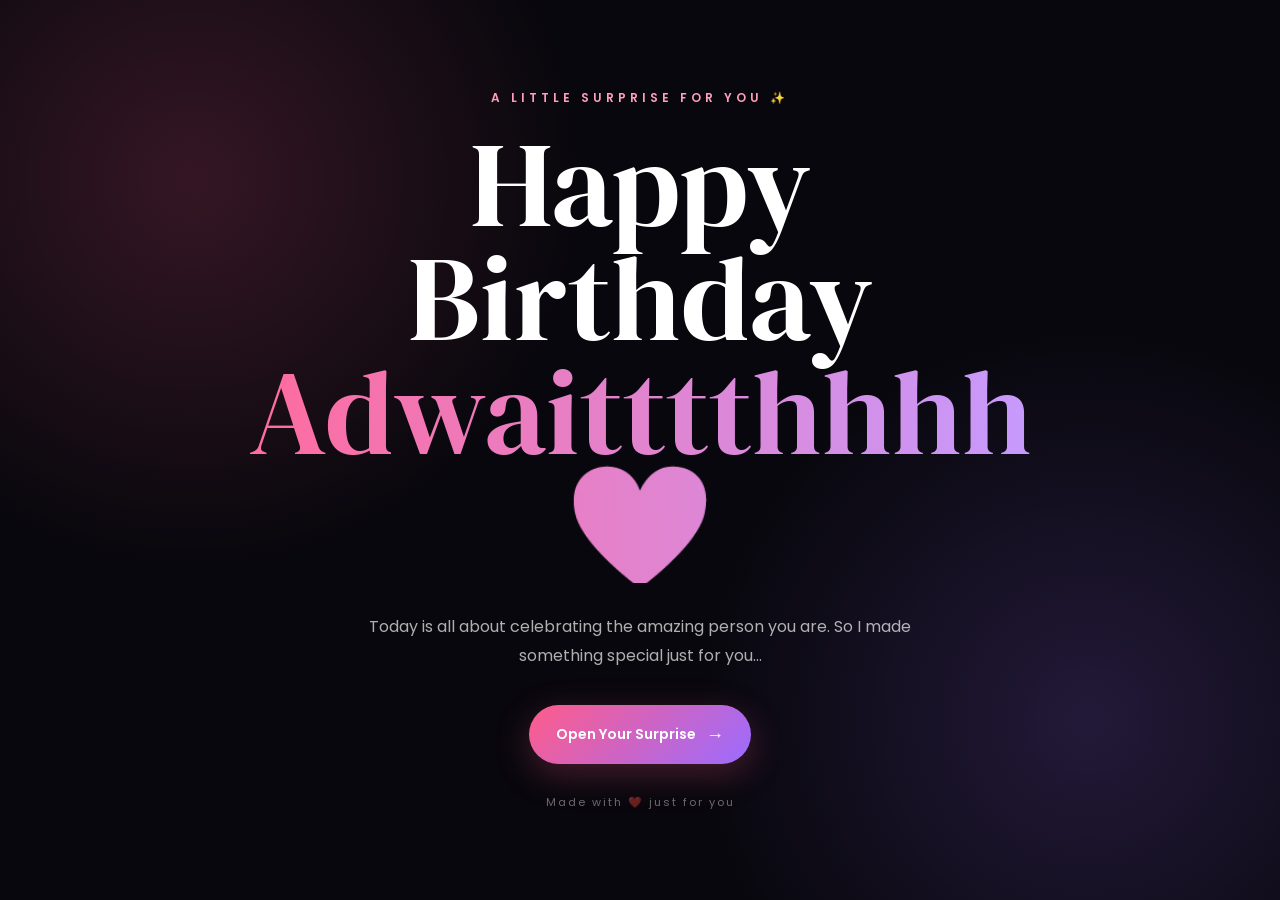
<file: index.html>
<!DOCTYPE html>
<html lang="en">

<head>
    <meta charset="UTF-8">
    <meta name="viewport" content="width=device-width, initial-scale=1.0">

    <title>Happy Birthday ❤️</title>

    <link rel="stylesheet" href="style.css">

    <link rel="preconnect" href="https://fonts.googleapis.com">
    <link rel="preconnect" href="https://fonts.gstatic.com" crossorigin>
    <!-- Premium Birthday Link Preview -->
<meta property="og:title" content="Happy Birthday ❤️">
<meta property="og:description" content="A little birthday surprise made with love... 🎂✨">
<meta property="og:url" content="https://sys-anon.github.io/bday/">
<meta property="og:type" content="website">

<meta name="twitter:card" content="summary_large_image">
<meta name="twitter:title" content="Happy Birthday ❤️">
<meta name="twitter:description" content="A little birthday surprise made with love... 🎂✨">

    <link href="https://fonts.googleapis.com/css2?family=DM+Serif+Display&family=Poppins:wght@300;400;500;600;700&display=swap"
        rel="stylesheet">
</head>

<body class="home-page">

    <div class="stars"></div>

    <div class="floating-hearts">
        <span>♥</span>
        <span>♡</span>
        <span>♥</span>
        <span>♡</span>
        <span>♥</span>
        <span>♡</span>
    </div>

    <main class="hero">

        <div class="hero-content">

            <p class="small-title">
                A LITTLE SURPRISE FOR YOU ✨
            </p>

            <h1>
                Happy Birthday
                <span>Adwaitttthhhh ❤️</span>
            </h1>

            <p class="hero-description">
                Today is all about celebrating the amazing person you are.
                So I made something special just for you...
            </p>

            <!-- FIXED LINK -->
            <a href="memories.html" class="main-btn">
                Open Your Surprise
                <span>→</span>
            </a>

            <p class="scroll-text">
                Made with ❤️ just for you
            </p>

        </div>

    </main>

    <script src="script.js"></script>

</body>

</html>
</file>
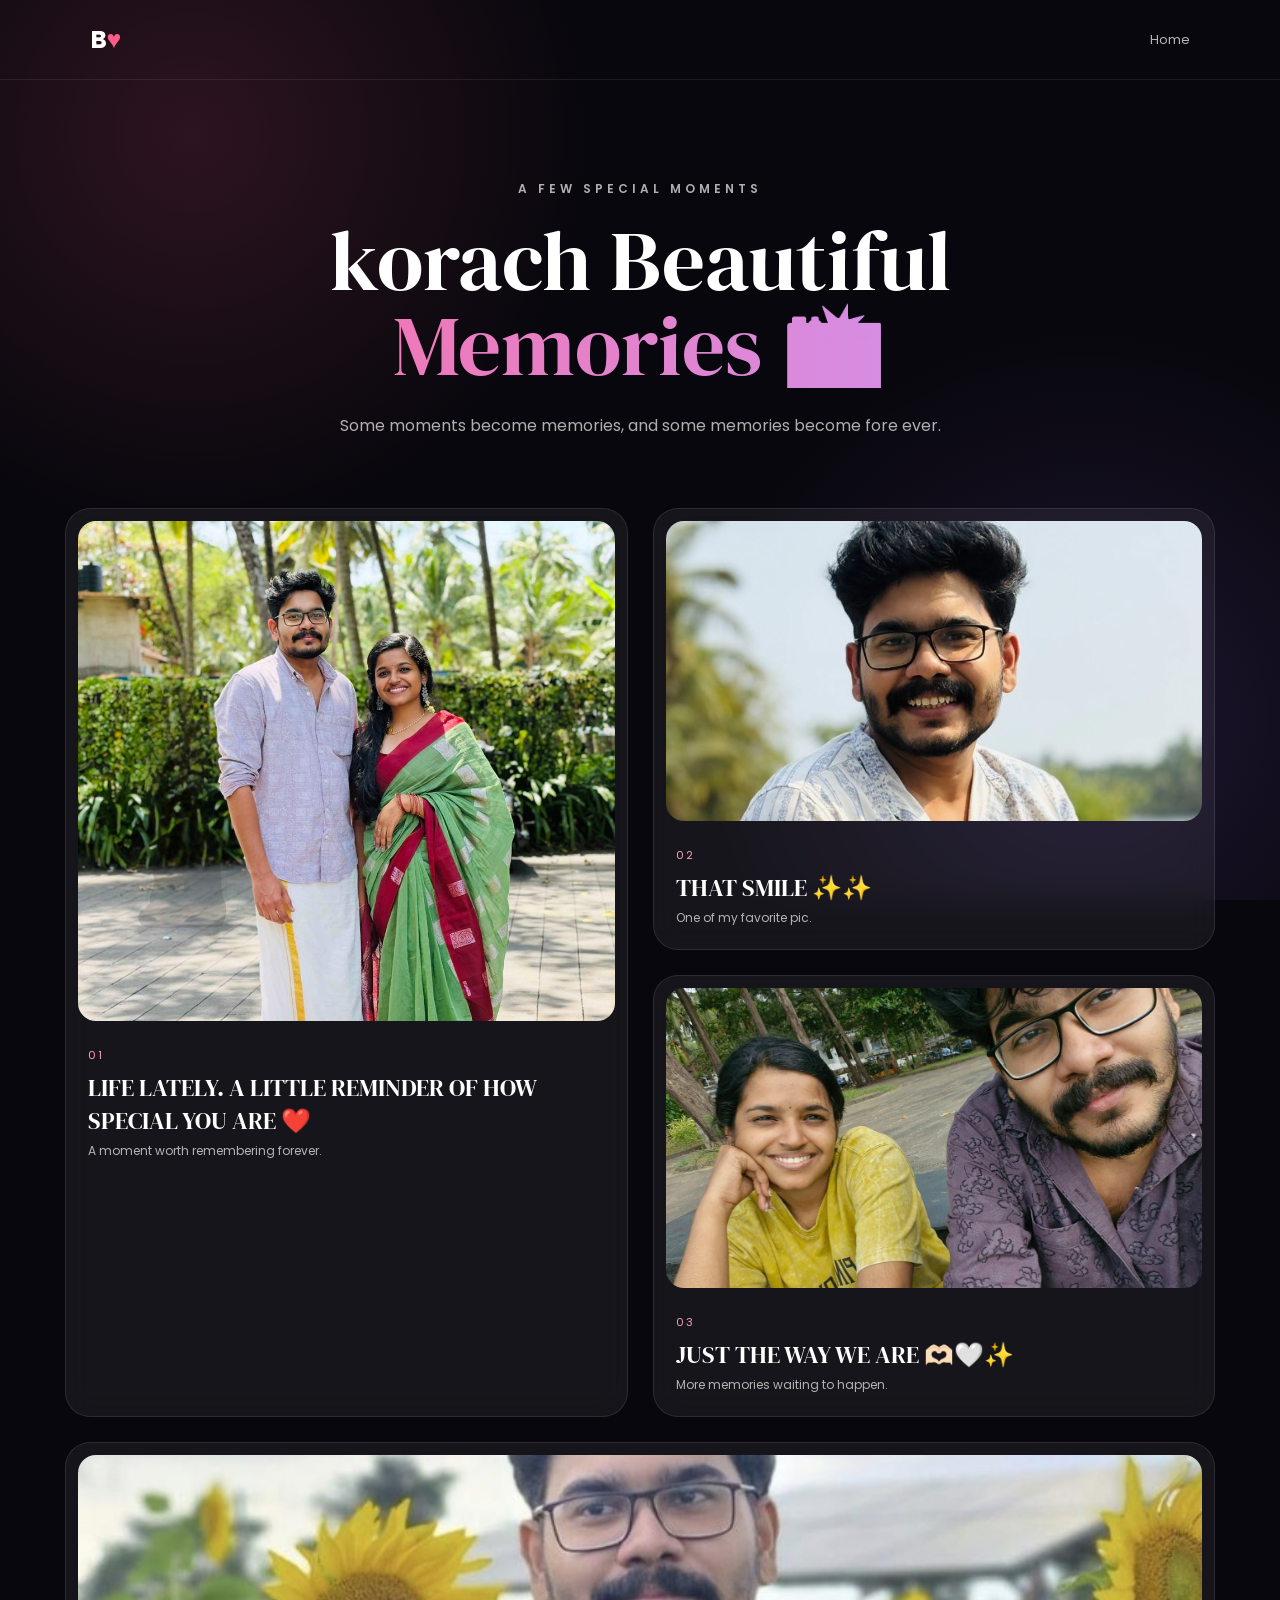
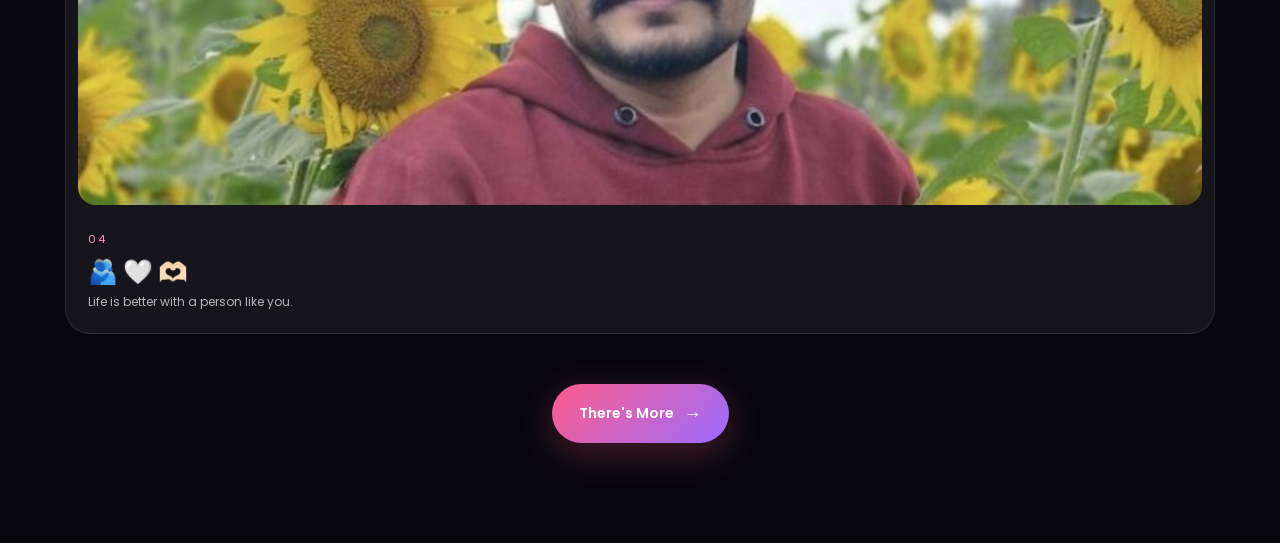
<file: memories.html>
<!DOCTYPE html>
<html lang="en">

<head>
    <meta charset="UTF-8">
    <meta name="viewport" content="width=device-width, initial-scale=1.0">

    <title>Nalla  Memories 📸</title>

    <link rel="stylesheet" href="style.css">

    <link rel="preconnect" href="https://fonts.googleapis.com">
    <link rel="preconnect" href="https://fonts.gstatic.com" crossorigin>

    <link href="https://fonts.googleapis.com/css2?family=DM+Serif+Display&family=Poppins:wght@300;400;500;600;700&display=swap"
        rel="stylesheet">
</head>

<body>

    <div class="page-background"></div>

    <header class="navbar">

        <div class="logo">
            B<span>♥</span>
        </div>

        <a href="index.html">
            Home
        </a>

    </header>

    <main class="memories-section">

        <div class="section-heading">

            <p class="small-title">
                A FEW SPECIAL MOMENTS
            </p>

            <h1>
                korach Beautiful
                <span>Memories 📸</span>
            </h1>

            <p>
                Some moments become memories,
                and some memories become fore ever.
            </p>

        </div>


        <div class="photo-grid">


            <!-- MEMORY 1 -->

            <div class="photo-card card-large">

                <div class="image-wrapper">

                    <img
                        src="juju.jpeg"
                        alt="Memory 1"
                    >

                </div>

                <div class="photo-info">

                    <span>01</span>

                    <h3>
                         LIFE LATELY. A LITTLE REMINDER OF HOW SPECIAL YOU ARE ❤️
                    </h3>

                    <p>
                        A moment worth remembering forever.
                    </p>

                </div>

            </div>


            <!-- MEMORY 2 -->

            <div class="photo-card">

                <div class="image-wrapper">

                    <img
                        src="yy.jpeg"
                        alt="Memory 2"
                    >

                </div>

                <div class="photo-info">

                    <span>02</span>

                    <h3>
                        THAT SMILE ✨✨
                    </h3>

                    <p>
                        One of my favorite pic.
                    </p>

                </div>

            </div>


            <!-- MEMORY 3 -->

            <div class="photo-card">

                <div class="image-wrapper">

                    <img
                        src="kkjj.jpeg"
                        alt="Memory 3"
                    >

                </div>

                <div class="photo-info">

                    <span>03</span>

                    <h3>
                        JUST THE WAY WE ARE 🫶🏻🤍✨
                    </h3>

                    <p>
                        More memories waiting to happen.
                    </p>

                </div>

            </div>


            <!-- MEMORY 4 -->

            <div class="photo-card card-wide">

                <div class="image-wrapper">

                    <img
                        src="gg.jpeg"
                        alt="Memory 4"
                    >

                </div>

                <div class="photo-info">

                    <span>04</span>

                    <h3>
                        🫂  🤍  🫶🏻
                    </h3>

                    <p>
                        Life is better with a person like you.
                    </p>

                </div>

            </div>

        </div>


        <!-- NEXT PAGE -->

        <a href="message.html" class="main-btn next-btn">

            There's More

            <span>→</span>

        </a>

    </main>

    <script src="script.js"></script>

</body>

</html>
</file>
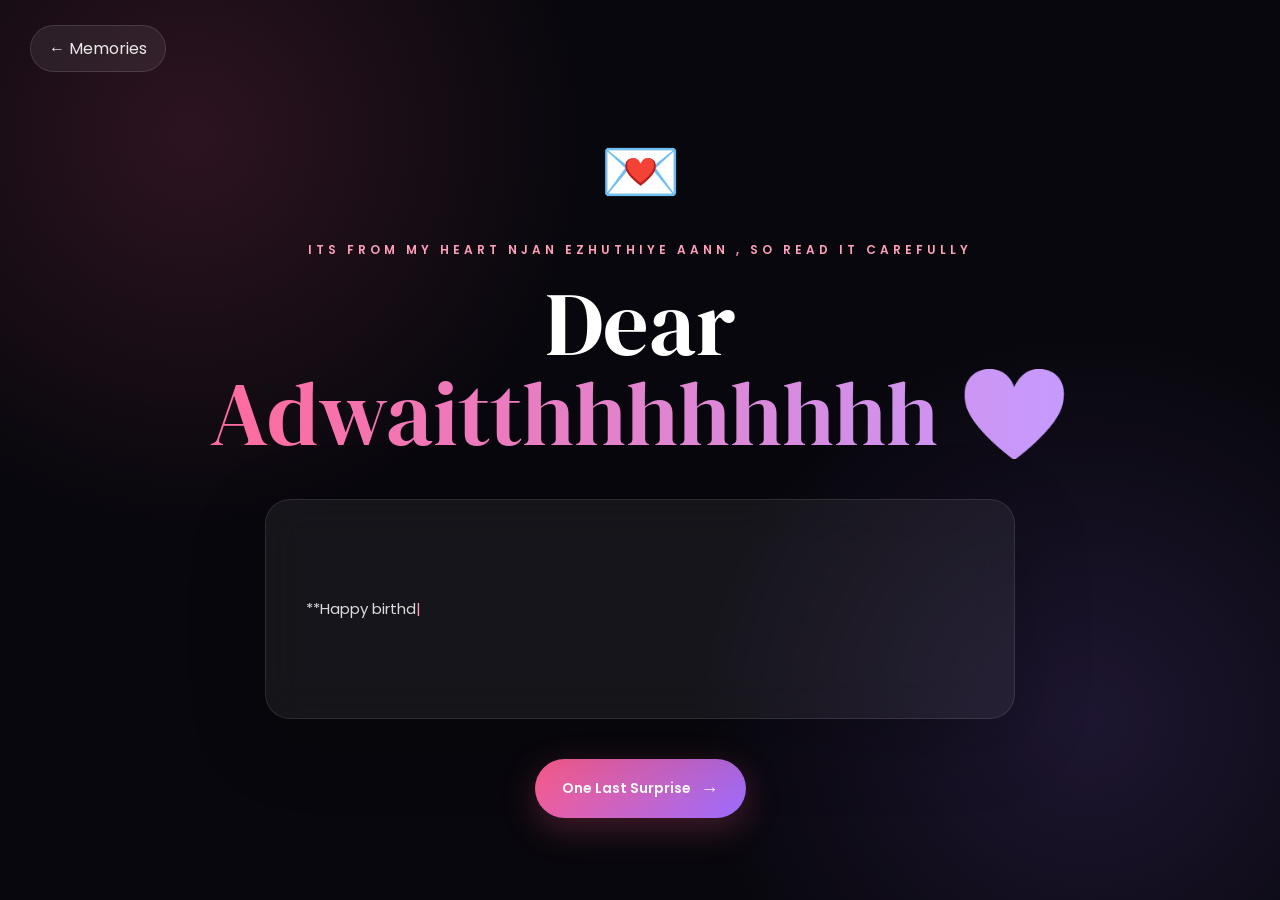
<file: message.html>
<!DOCTYPE html>
<html lang="en">

<head>
    <meta charset="UTF-8">
    <meta name="viewport" content="width=device-width, initial-scale=1.0">

    <title>NINAKK VENDI ORU MSG NJAN EZHUTHIYE AANN 💌</title>

    <link rel="stylesheet" href="style.css">

    <link rel="preconnect" href="https://fonts.googleapis.com">
    <link rel="preconnect" href="https://fonts.gstatic.com" crossorigin>

    <link href="https://fonts.googleapis.com/css2?family=DM+Serif+Display&family=Poppins:wght@300;400;500;600;700&display=swap"
        rel="stylesheet">
</head>

<body>

    <div class="page-background"></div>

    <!-- HOME BUTTON -->

    <div class="memory">

        <a href="memories.html">
            ← Memories
        </a>

    </div>


    <div class="message-container">

        <div class="envelope-icon">
            💌
        </div>

        <p class="small-title">
          ITS FROM MY HEART NJAN EZHUTHIYE AANN , SO READ IT CAREFULLY
        </p>

        <h1>

      Dear

            <span>
                         Adwaitthhhhhhhh ❤️
            </span>

        </h1>


        <div class="message-card">

            <p id="typing-message"></p>

        </div>


        <!-- SURPRISE BUTTON -->

        <a href="surprise.html" class="main-btn">

            One Last Surprise

            <span>→</span>

        </a>

    </div>


    <script src="script.js"></script>

</body>

</html>
</file>
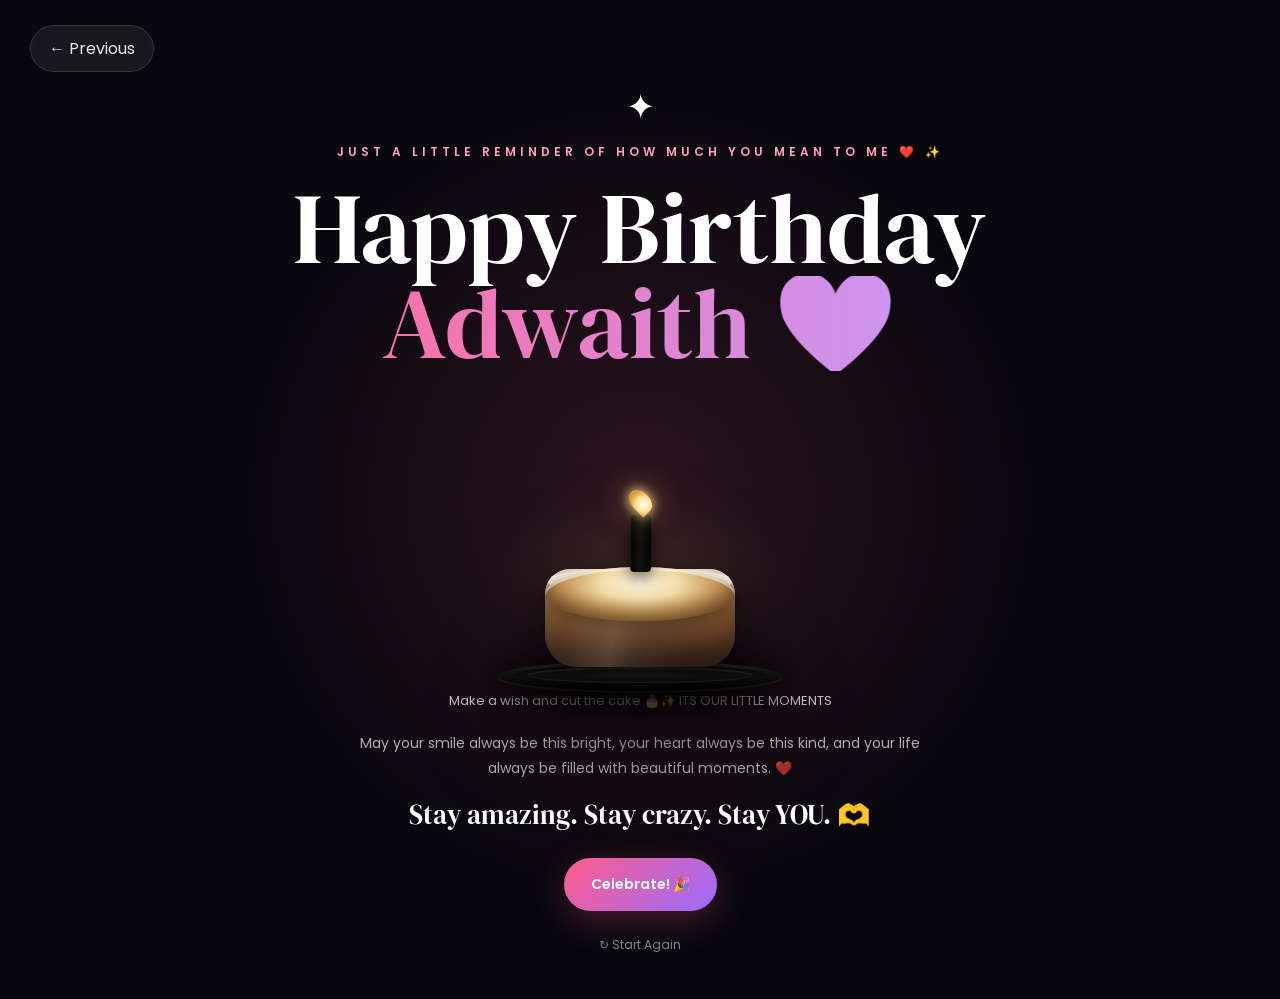
<file: surprise.html>
<!DOCTYPE html>
<html lang="en">

<head>

    <meta charset="UTF-8">

    <meta name="viewport"
        content="width=device-width, initial-scale=1.0">

    <title>
        Happy Birthday moneeee 🎂
    </title>

    <link rel="stylesheet"
        href="style.css">

    <link rel="preconnect"
        href="https://fonts.googleapis.com">

    <link rel="preconnect"
        href="https://fonts.gstatic.com"
        crossorigin>

    <link href="https://fonts.googleapis.com/css2?family=DM+Serif+Display&family=Poppins:wght@300;400;500;600;700&display=swap"
        rel="stylesheet">

</head>


<body class="surprise-page">


    <!-- CONFETTI -->

    <canvas id="confetti"></canvas>


    <!-- PREVIOUS -->

    <a href="message.html"
        class="previous-btn">

        ← Previous

    </a>


    <div class="surprise-container">


        <div class="sparkle">
            ✦
        </div>


        <p class="small-title">
            JUST A LITTLE REMINDER OF HOW MUCH YOU MEAN TO ME ❤️ ✨
        </p>


        <h1>

            Happy Birthday

            <span id="birthday-name">
                  Adwaith ❤️
            </span>

        </h1>


        <!-- =====================
             CAKE
        ====================== -->

        <div class="cake-scene">


            <!-- KNIFE -->

            <div class="cake-knife"
                id="cakeKnife">

                <div class="knife-blade"></div>

                <div class="knife-handle"></div>

            </div>


            <!-- CAKE -->

            <div class="cake">


                <!-- CANDLE -->

                <div class="candle">

                    <div class="flame"></div>

                </div>


                <!-- CAKE TOP -->

                <div class="cake-top"></div>


                <!-- CAKE BODY -->

                <div class="cake-body">

                    <div class="cream"></div>

                    <div class="cake-line"></div>

                    <div class="cake-line second"></div>

                </div>


                <!-- PLATE -->

                <div class="plate"></div>

            </div>

        </div>


        <!-- CUT MESSAGE -->

        <p class="cut-message"
            id="cutMessage">

            Make a wish and cut the cake 🎂✨
            ITS OUR LITTLE MOMENTS

        </p>


        <!-- FINAL MESSAGE -->

        <p class="final-message">

            May your smile always be this bright,
            your heart always be this kind,
            and your life always be filled with beautiful moments. ❤️

        </p>


        <h2>

            Stay amazing.
            Stay crazy.
            Stay YOU. 🫶

        </h2>


        <!-- CELEBRATE -->

        <button
            class="main-btn celebrate-btn"
            onclick="celebrate()">

            Celebrate! 🎉

        </button>


        <!-- RESTART -->

        <button
            class="restart-btn"
            onclick="goTo('index.html')">

            ↻ Start Again

        </button>


    </div>


    <script src="script.js"></script>

</body>

</html>
</file>
<file: style.css>
/* =========================================================
   BIRTHDAY WEBSITE
   COMPLETE STYLE.CSS
========================================================= */

* {
    margin: 0;
    padding: 0;
    box-sizing: border-box;
}

:root {
    --pink: #ff5c8a;
    --pink-light: #ff9fba;
    --purple: #9b6cff;
    --dark: #08070d;
    --dark-2: #111018;
    --white: #ffffff;
    --muted: rgba(255, 255, 255, 0.68);
}

html {
    scroll-behavior: smooth;
}

body {
    min-height: 100vh;
    background: var(--dark);
    color: white;
    font-family: "Poppins", sans-serif;
    overflow-x: hidden;
}

a {
    text-decoration: none;
}

button {
    font-family: inherit;
}

h1,
h2,
h3 {
    font-family: "DM Serif Display", serif;
    font-weight: 400;
}


/* =========================================================
   COMMON BUTTON
========================================================= */

.main-btn {
    display: inline-flex;
    align-items: center;
    justify-content: center;
    gap: 10px;

    padding: 16px 27px;

    border: none;
    border-radius: 50px;

    color: white;

    background:
        linear-gradient(
            135deg,
            var(--pink),
            var(--purple)
        );

    font-size: 14px;
    font-weight: 600;

    cursor: pointer;

    box-shadow:
        0 10px 35px rgba(255, 92, 138, 0.25);

    transition:
        transform 0.3s ease,
        box-shadow 0.3s ease;
}

.main-btn span {
    font-size: 18px;
}

.main-btn:hover {
    transform: translateY(-4px);

    box-shadow:
        0 15px 50px rgba(255, 92, 138, 0.4);
}

.small-title {
    font-size: 12px;

    letter-spacing: 4px;

    color: var(--pink-light);

    margin-bottom: 20px;

    font-weight: 600;
}


/* =========================================================
   HOME PAGE
========================================================= */

.home-page {
    position: relative;

    background:
        radial-gradient(
            circle at 15% 20%,
            rgba(255, 92, 138, 0.18),
            transparent 30%
        ),
        radial-gradient(
            circle at 85% 80%,
            rgba(155, 108, 255, 0.18),
            transparent 30%
        ),
        var(--dark);
}

.hero {
    min-height: 100vh;

    display: flex;

    align-items: center;
    justify-content: center;

    text-align: center;

    padding: 30px;
}

.hero-content {
    width: min(800px, 100%);

    animation:
        fadeUp 1.2s ease;
}

.hero h1 {
    font-size:
        clamp(60px, 10vw, 120px);

    line-height: 0.95;

    margin-bottom: 30px;
}

.hero h1 span {
    display: block;

    background:
        linear-gradient(
            90deg,
            #ff6b9d,
            #c59bff
        );

    -webkit-background-clip: text;
    background-clip: text;

    color: transparent;
}

.hero-description {
    max-width: 600px;

    margin:
        0 auto 35px;

    color: var(--muted);

    font-size: 16px;

    line-height: 1.8;
}

.scroll-text {
    margin-top: 30px;

    font-size: 11px;

    letter-spacing: 2px;

    color:
        rgba(255,255,255,0.4);
}


/* =========================================================
   FLOATING HEARTS
========================================================= */

.floating-hearts span {
    position: fixed;

    bottom: -50px;

    color:
        rgba(255, 92, 138, 0.35);

    font-size: 25px;

    pointer-events: none;

    animation:
        floatHeart 8s linear infinite;

    z-index: 2;
}

.floating-hearts span:nth-child(1) {
    left: 10%;
    animation-delay: 0s;
}

.floating-hearts span:nth-child(2) {
    left: 25%;
    animation-delay: 2s;
}

.floating-hearts span:nth-child(3) {
    left: 45%;
    animation-delay: 4s;
}

.floating-hearts span:nth-child(4) {
    left: 65%;
    animation-delay: 1s;
}

.floating-hearts span:nth-child(5) {
    left: 80%;
    animation-delay: 3s;
}

.floating-hearts span:nth-child(6) {
    left: 90%;
    animation-delay: 5s;
}

@keyframes floatHeart {

    0% {
        bottom: -50px;
        opacity: 0;

        transform:
            translateX(0)
            rotate(0deg);
    }

    20% {
        opacity: 1;
    }

    100% {
        bottom: 110%;
        opacity: 0;

        transform:
            translateX(80px)
            rotate(360deg);
    }
}


/* =========================================================
   PAGE BACKGROUND
========================================================= */

.page-background {
    position: fixed;

    inset: 0;

    z-index: -1;

    background:
        radial-gradient(
            circle at 15% 15%,
            rgba(255, 92, 138, 0.15),
            transparent 30%
        ),
        radial-gradient(
            circle at 85% 80%,
            rgba(155, 108, 255, 0.15),
            transparent 30%
        ),
        var(--dark);
}


/* =========================================================
   NAVBAR
========================================================= */

.navbar {
    height: 80px;

    display: flex;

    align-items: center;

    justify-content: space-between;

    padding: 0 7%;

    border-bottom:
        1px solid
        rgba(255,255,255,0.08);
}

.navbar .logo {
    font-size: 25px;
    font-weight: 700;
}

.navbar .logo span {
    color: var(--pink);
}

.navbar a {
    color:
        rgba(255,255,255,0.7);

    font-size: 13px;

    transition: 0.3s;
}

.navbar a:hover {
    color: white;
}


/* =========================================================
   MEMORY BUTTON
========================================================= */

.memory {
    position: fixed;

    top: 25px;
    left: 30px;

    z-index: 100;

    display: inline-flex;

    align-items: center;
    justify-content: center;

    padding:
        10px 18px;

    border-radius: 50px;

    color:
        rgba(255,255,255,0.9);

    background:
        rgba(255,255,255,0.07);

    border:
        1px solid
        rgba(255,255,255,0.12);

    backdrop-filter:
        blur(15px);

    -webkit-backdrop-filter:
        blur(15px);

    transition:
        0.3s ease;
}

.memory a {
    color: inherit;
}

.memory:hover {
    color: white;

    background:
        linear-gradient(
            135deg,
            rgba(255,92,138,0.9),
            rgba(155,108,255,0.9)
        );

    border-color: transparent;

    transform:
        translateY(-3px);

    box-shadow:
        0 10px 30px
        rgba(255,92,138,0.25);
}


/* =========================================================
   MEMORIES
========================================================= */

.memories-section {
    width:
        min(1150px, 90%);

    margin: auto;

    padding:
        100px 0;
}

.section-heading {
    text-align: center;

    margin-bottom: 70px;
}

.section-heading h1 {
    font-size:
        clamp(50px, 7vw, 85px);

    line-height: 1;

    margin-bottom: 25px;
}

.section-heading h1 span {
    display: block;

    background:
        linear-gradient(
            90deg,
            #ff6b9d,
            #c59bff
        );

    -webkit-background-clip: text;
    background-clip: text;

    color: transparent;
}

.section-heading p {
    color: var(--muted);
}


/* =========================================================
   PHOTO GRID
========================================================= */

.photo-grid {
    display: grid;

    grid-template-columns:
        repeat(2, 1fr);

    gap: 25px;
}

.photo-card {
    position: relative;

    padding: 12px;

    border-radius: 25px;

    background:
        rgba(255,255,255,0.06);

    border:
        1px solid
        rgba(255,255,255,0.1);

    backdrop-filter:
        blur(15px);

    transition:
        0.4s ease;
}

.photo-card:hover {
    transform:
        translateY(-10px);

    border-color:
        rgba(255,92,138,0.5);

    box-shadow:
        0 25px 70px
        rgba(0,0,0,0.4);
}

.card-large {
    grid-row: span 2;
}

.card-wide {
    grid-column: span 2;
}

.image-wrapper {
    width: 100%;

    height: 300px;

    overflow: hidden;

    border-radius: 18px;
}

.card-large .image-wrapper {
    height: 500px;
}

.card-wide .image-wrapper {
    height: 350px;
}

.image-wrapper img {
    width: 100%;
    height: 100%;

    object-fit: cover;

    display: block;

    transition:
        transform 0.6s ease;
}

.photo-card:hover img {
    transform:
        scale(1.07);
}

.photo-info {
    padding:
        20px 10px 10px;
}

.photo-info span {
    color: var(--pink-light);

    font-size: 11px;

    letter-spacing: 2px;
}

.photo-info h3 {
    font-size: 24px;

    margin:
        5px 0;
}

.photo-info p {
    color: var(--muted);

    font-size: 12px;
}

.next-btn {
    display: flex;

    width: fit-content;

    margin:
        50px auto 0;
}


/* =========================================================
   MESSAGE PAGE
========================================================= */

.message-container {
    min-height: 100vh;

    display: flex;

    flex-direction: column;

    align-items: center;

    justify-content: center;

    text-align: center;

    padding:
        80px 20px 40px;
}

.envelope-icon {
    font-size: 65px;

    margin-bottom: 20px;

    animation:
        heartbeat 1.5s infinite;
}

.message-container h1 {
    font-size:
        clamp(50px, 8vw, 90px);

    line-height: 1;

    margin-bottom: 40px;
}

.message-container h1 span {
    display: block;

    background:
        linear-gradient(
            90deg,
            #ff6b9d,
            #c59bff
        );

    -webkit-background-clip: text;
    background-clip: text;

    color: transparent;
}


/* =========================================================
   MESSAGE CARD
========================================================= */

.message-card {
    width:
        min(750px, 95%);

    min-height: 220px;

    padding: 40px;

    margin-bottom: 40px;

    display: flex;

    align-items: center;
    justify-content: center;

    border-radius: 25px;

    background:
        rgba(255,255,255,0.06);

    border:
        1px solid
        rgba(255,255,255,0.1);

    backdrop-filter:
        blur(20px);

    box-shadow:
        0 20px 80px
        rgba(0,0,0,0.2);
}

.message-card p {
    width: 100%;

    color:
        rgba(255,255,255,0.85);

    font-size: 15px;

    line-height: 2;

    text-align: left;

    white-space: pre-line;
}

.message-card p::after {
    content: "|";

    color: var(--pink-light);

    animation:
        blink 0.8s infinite;
}


/* =========================================================
   SURPRISE PAGE
========================================================= */

.surprise-page {
    position: relative;

    min-height: 100vh;

    overflow-x: hidden;

    background:
        radial-gradient(
            circle at center,
            rgba(255,92,138,0.15),
            transparent 50%
        ),
        var(--dark);
}


/* =========================================================
   CONFETTI
========================================================= */

#confetti {
    position: fixed;

    inset: 0;

    width: 100%;
    height: 100%;

    pointer-events: none;

    z-index: 1000;
}


/* =========================================================
   PREVIOUS BUTTON
========================================================= */

.previous-btn {
    position: fixed;

    top: 25px;
    left: 30px;

    z-index: 100;

    display: inline-flex;

    align-items: center;

    gap: 8px;

    padding:
        10px 18px;

    color:
        rgba(255,255,255,0.9);

    background:
        rgba(255,255,255,0.07);

    border:
        1px solid
        rgba(255,255,255,0.12);

    border-radius: 50px;

    backdrop-filter:
        blur(15px);

    transition:
        0.3s ease;
}

.previous-btn:hover {
    color: white;

    background:
        linear-gradient(
            135deg,
            rgba(255,92,138,0.9),
            rgba(155,108,255,0.9)
        );

    border-color: transparent;

    transform:
        translateY(-3px);

    box-shadow:
        0 10px 30px
        rgba(255,92,138,0.3);
}


/* =========================================================
   SURPRISE CONTAINER
========================================================= */

.surprise-container {
    min-height: 100vh;

    display: flex;

    flex-direction: column;

    align-items: center;

    justify-content: center;

    text-align: center;

    padding:
        80px 20px 40px;
}

.sparkle {
    font-size: 35px;

    margin-bottom: 10px;

    animation:
        sparkle 2s infinite;
}

.surprise-container h1 {
    font-size:
        clamp(50px, 8vw, 100px);

    line-height: 0.95;

    margin-bottom: 5px;
}

.surprise-container h1 span {
    display: block;

    background:
        linear-gradient(
            90deg,
            #ff6b9d,
            #c59bff
        );

    -webkit-background-clip: text;
    background-clip: text;

    color: transparent;
}


/* =========================================================
   CAKE SCENE
========================================================= */

.cake-scene {
    position: relative;

    width: 390px;
    height: 310px;

    margin:
        5px auto 0;

    display: flex;

    align-items: flex-end;

    justify-content: center;

    filter:
        drop-shadow(
            0 40px 40px
            rgba(0,0,0,.45)
        );
}


/* =========================================================
   PREMIUM GOLDEN HALO
========================================================= */

.cake-scene::before {
    content: "";

    position: absolute;

    width: 310px;
    height: 180px;

    left: 50%;
    bottom: 20px;

    transform:
        translateX(-50%);

    background:
        radial-gradient(
            ellipse,
            rgba(216,179,106,.17),
            transparent 70%
        );

    filter: blur(20px);

    pointer-events: none;
}


/* =========================================================
   CAKE
========================================================= */

.cake {
    position: relative;

    width: 240px;
    height: 176px;

    transform-origin:
        center bottom;

    transition:
        transform 5.2s
        cubic-bezier(.65,0,.35,1);

    z-index: 5;
}


/* =========================================================
   PLATE
========================================================= */

.plate {
    position: absolute;

    z-index: 1;

    bottom: 0;
    left: 50%;

    width: 285px;
    height: 30px;

    transform:
        translateX(-50%);

    border-radius: 50%;

    background:
        linear-gradient(
            180deg,
            #292929 0%,
            #141414 35%,
            #080808 72%,
            #000000 100%
        );

    box-shadow:
        0 14px 32px
        rgba(0,0,0,.75),

        0 2px 0
        rgba(255,255,255,.07),

        0 0 30px
        rgba(0,0,0,.8);
}

.plate::before {
    content: "";

    position: absolute;

    inset:
        4px 18px 7px;

    border-radius: 50%;

    background:
        radial-gradient(
            ellipse at center,
            #202020,
            #0a0a0a 72%
        );
}

.plate::after {
    content: "";

    position: absolute;

    inset:
        6px 30px 8px;

    border-radius: 50%;

    border:
        1px solid
        rgba(255,255,255,.11);

    box-shadow:
        inset 0 1px
        rgba(255,255,255,.08);
}


/* =========================================================
   PREMIUM CAKE BODY
========================================================= */

.cake-body {
    position: absolute;

    z-index: 2;

    bottom: 24px;
    left: 25px;

    width: 190px;
    height: 98px;

    /*
     * Rounded premium cake silhouette.
     */
    border-radius:
        25px 25px 32px 32px;

    background:
        linear-gradient(
            180deg,
            #f1dcae 0%,
            #d1a264 16%,
            #9a6638 42%,
            #654027 70%,
            #382218 100%
        );

    box-shadow:
        inset 0 -18px 28px
        rgba(0,0,0,.35),

        inset 0 3px
        rgba(255,255,255,.38),

        inset 10px 0 18px
        rgba(255,245,207,.08),

        0 18px 35px
        rgba(0,0,0,.52);

    overflow: hidden;

    transition:
        transform 5.2s
        cubic-bezier(.65,0,.35,1);
}


/*
 * Premium glossy highlight.
 */

.cake-body::after {
    content: "";

    position: absolute;

    inset: 0;

    border-radius: inherit;

    background:
        linear-gradient(
            105deg,
            transparent 15%,
            rgba(255,242,198,.15) 40%,
            rgba(255,255,255,.05) 52%,
            transparent 75%
        );

    pointer-events: none;
}


/*
 * Simulated cut gap.
 * This appears only after the slice separates.
 */

.cake-body::before {
    content: "";

    position: absolute;

    z-index: 10;

    right: -1px;
    top: 0;

    width: 52px;
    height: 100%;

    background:
        linear-gradient(
            90deg,
            transparent 0%,
            rgba(8,7,13,.2) 20%,
            rgba(8,7,13,.92) 72%,
            rgba(8,7,13,1) 100%
        );

    opacity: 0;

    pointer-events: none;

    transition:
        opacity 1.2s ease 4s;
}


/* =========================================================
   CAKE TOP
========================================================= */

.cake-top {
    position: absolute;

    z-index: 4;

    left: 25px;
    top: 52px;

    width: 190px;
    height: 54px;

    /*
     * Large ellipse removes the sharp
     * upper cake edge.
     */
    border-radius: 50%;

    background:
        radial-gradient(
            ellipse at 50% 30%,
            #fff9e6 0%,
            #f2dba6 30%,
            #c29456 58%,
            #704725 85%,
            #492d1c 100%
        );

    box-shadow:
        inset 0 -12px 14px
        rgba(54,31,13,.28),

        inset 0 3px
        rgba(255,255,255,.55),

        0 7px 20px
        rgba(0,0,0,.42);

    transition:
        transform 5.2s
        cubic-bezier(.65,0,.35,1);
}


/*
 * Extra creamy highlight on top.
 */

.cream-top {
    position: absolute;

    left: 8px;
    right: 8px;

    top: 6px;

    height: 22px;

    border-radius: 50%;

    background:
        radial-gradient(
            ellipse at 50% 40%,
            #ffffff,
            #fff8e8 48%,
            #e4d6bb 100%
        );

    opacity: .92;

    box-shadow:
        0 4px 12px
        rgba(255,248,220,.2);
}


/* =========================================================
   CREAM
========================================================= */

.cream {
    position: absolute;

    z-index: 4;

    top: -1px;
    left: 0;

    width: 100%;
    height: 25px;

    border-radius: 50%;

    background:
        linear-gradient(
            180deg,
            #fffef8 0%,
            #f4ead7 45%,
            #d9c8aa 100%
        );

    box-shadow:
        0 5px 12px
        rgba(255,247,218,.22);
}


/* =========================================================
   DECORATIVE DRIPS
========================================================= */

.cake-line {
    position: absolute;

    z-index: 5;

    width: 34px;
    height: 18px;

    background:
        linear-gradient(
            180deg,
            #f4dfaa,
            #b7884a
        );

    border-radius:
        0 0 20px 20px;

    top: 22px;
    left: 27px;
}

.cake-line.second {
    left: 130px;
}


/* =========================================================
   CANDLE
========================================================= */

.candle {
    position: absolute;

    z-index: 8;

    top: 0;
    left: 110px;

    width: 21px;
    height: 57px;

    /*
     * Solid premium black.
     * No silver lining.
     */
    background:
        linear-gradient(
            90deg,
            #020202,
            #111111 50%,
            #030303
        );

    border-radius: 4px;

    box-shadow:
        0 5px 18px
        rgba(0,0,0,.65),

        inset 1px 0
        rgba(255,255,255,.08);

    transition:
        opacity 1.3s,
        transform 1.3s;
}


/*
 * No candle stripe / silver lining.
 */


/* =========================================================
   FLAME
========================================================= */

.flame {
    position: absolute;

    width: 19px;
    height: 27px;

    top: -27px;
    left: 1px;

    background:
        radial-gradient(
            circle at 50% 65%,
            #fff,
            #ffe39b 35%,
            #d99b39 70%
        );

    border-radius:
        50% 50% 50% 0;

    transform:
        rotate(-45deg);

    animation:
        royalFlame
        .65s
        infinite alternate;

    box-shadow:
        0 0 12px
        #ffe6a3,

        0 0 32px
        rgba(216,165,68,.75);
}


/* =========================================================
   CAKE SLICE
========================================================= */

.cake-slice {
    position: absolute;

    z-index: 7;

    left: 139px;
    bottom: 24px;

    width: 76px;
    height: 98px;

    opacity: 0;

    /*
     * Starts hidden inside the cake.
     */
    transform:
        translateX(0)
        rotate(0deg);

    transform-origin:
        left bottom;

    pointer-events: none;

    transition:
        opacity .8s ease 3.6s,
        transform 1.6s
        cubic-bezier(.2,.8,.2,1) 3.8s;
}


/*
 * Main slice body.
 */

.slice-body {
    position: absolute;

    left: 0;
    bottom: 0;

    width: 76px;
    height: 78px;

    border-radius:
        8px 8px 18px 18px;

    background:
        linear-gradient(
            90deg,
            #e7c995 0%,
            #b57b43 24%,
            #74482b 60%,
            #3a2419 100%
        );

    box-shadow:
        inset 0 -14px 20px
        rgba(0,0,0,.28),

        inset 2px 0
        rgba(255,255,255,.18),

        0 12px 22px
        rgba(0,0,0,.55);
}


/*
 * Cut face of slice.
 */

.slice-body::before {
    content: "";

    position: absolute;

    left: 0;
    top: 0;

    width: 13px;
    height: 100%;

    border-radius:
        8px 0 0 15px;

    background:
        linear-gradient(
            90deg,
            #fff2cb,
            #d8b477
        );

    box-shadow:
        inset -3px 0
        rgba(73,43,22,.22);
}


/*
 * Slice cream.
 */

.slice-cream-side {
    position: absolute;

    left: 4px;
    right: 7px;

    top: 3px;

    height: 24px;

    border-radius: 50%;

    background:
        linear-gradient(
            180deg,
            #fffef7,
            #eadfca
        );

    box-shadow:
        0 3px 8px
        rgba(255,248,220,.2);
}


/*
 * Slice top.
 */

.slice-top {
    position: absolute;

    z-index: 3;

    left: 0;
    top: -17px;

    width: 76px;
    height: 38px;

    border-radius: 50%;

    background:
        radial-gradient(
            ellipse at 50% 30%,
            #fff9e7 0%,
            #e5c88f 38%,
            #9a6538 72%,
            #5a351f 100%
        );

    box-shadow:
        inset 0 -8px 10px
        rgba(65,38,18,.25),

        inset 0 2px
        rgba(255,255,255,.4);
}


/*
 * Slice becomes visible and separates.
 */

.cake-cutting .cake-slice {
    opacity: 1;

    transform:
        translateX(58px)
        rotate(4deg);
}


/*
 * Reveal the cut gap in the main cake.
 */

.cake-cutting .cake-body::before {
    opacity: 1;
}


/* =========================================================
   KNIFE
========================================================= */

.cake-knife {
    position: absolute;

    z-index: 20;

    top: -65px;
    right: 12px;

    width: 110px;
    height: 190px;

    opacity: 0;

    transform:
        rotate(35deg)
        translateY(-200px);

    transform-origin:
        bottom center;

    transition:
        transform 5.2s
        cubic-bezier(.65,0,.35,1),
        opacity .7s;
}

.knife-blade {
    position: absolute;

    left: 27px;
    top: 0;

    width: 21px;
    height: 125px;

    background:
        linear-gradient(
            90deg,
            #5e6870,
            #f8f8f4 45%,
            #aeb6b8
        );

    border-radius:
        4px 4px 2px 2px;

    box-shadow:
        0 5px 20px
        rgba(0,0,0,.55);
}

.knife-blade::after {
    content: "";

    position: absolute;

    left: 4px;
    top: 8px;

    width: 2px;
    height: 105px;

    background:
        rgba(255,255,255,.8);
}

.knife-handle {
    position: absolute;

    left: 18px;
    top: 114px;

    width: 40px;
    height: 72px;

    border-radius: 7px;

    background:
        linear-gradient(
            90deg,
            #18191b,
            #4c5051,
            #111214
        );

    box-shadow:
        0 8px 20px
        rgba(0,0,0,.6);
}


/* =========================================================
   CAKE CUTTING
========================================================= */

.cake-cutting .cake-knife {

    opacity: 1;

    transform:
        rotate(10deg)
        translateY(80px);
}


/*
 * IMPORTANT:
 *
 * The main cake does NOT move vertically
 * or away from the plate.
 */

.cake-cutting .cake {

    transform: none;
}


/*
 * Main cake stays anchored.
 * The slice is what moves.
 */


/* =========================================================
   CANDLE GOES OUT
========================================================= */

.cake-cutting .candle {

    opacity: 0;

    transform:
        translateY(-15px);
}


/* =========================================================
   FLAME DISAPPEARS
========================================================= */

.cake-cutting .flame {

    animation: none;

    opacity: 0;

    transform:
        rotate(-45deg)
        scale(0);
}


/* =========================================================
   CUT MESSAGE
========================================================= */

.cut-message {

    margin:
        0 0 15px;

    color:
        rgba(255,255,255,0.75);

    font-size: 13px;

    transition:
        0.5s ease;
}


/* =========================================================
   FINAL MESSAGE
========================================================= */

.final-message {

    max-width: 600px;

    margin:
        5px auto 15px;

    color: var(--muted);

    font-size: 14px;

    line-height: 1.8;
}

.surprise-container h2 {

    font-size: 27px;

    margin-bottom: 25px;
}


/* =========================================================
   CELEBRATE BUTTON
========================================================= */

.celebrate-btn {

    transition:
        transform 0.3s ease,
        opacity 0.3s ease;
}

.celebrate-btn:hover {

    transform:
        translateY(-4px)
        scale(1.03);
}

.celebrate-btn.clicked {

    pointer-events: none;

    opacity: 0.55;
}


/* =========================================================
   RESTART
========================================================= */

.restart-btn {

    margin-top: 20px;

    padding: 5px 10px;

    border: none;

    background: transparent;

    color:
        rgba(255,255,255,0.5);

    cursor: pointer;

    font-size: 12px;

    transition: 0.3s;
}

.restart-btn:hover {

    color:
        var(--pink-light);

    transform:
        translateY(-2px);
}


/* =========================================================
   ANIMATIONS
========================================================= */

@keyframes fadeUp {

    from {

        opacity: 0;

        transform:
            translateY(40px);

    }

    to {

        opacity: 1;

        transform:
            translateY(0);

    }
}


@keyframes heartbeat {

    0%,
    100% {

        transform:
            scale(1);

    }

    50% {

        transform:
            scale(1.15);

    }

}


@keyframes blink {

    50% {

        opacity: 0;

    }

}


@keyframes sparkle {

    0%,
    100% {

        transform:
            rotate(0)
            scale(1);

    }

    50% {

        transform:
            rotate(180deg)
            scale(1.3);

    }

}


@keyframes flame {

    from {

        transform:
            rotate(-45deg)
            scale(1);

    }

    to {

        transform:
            rotate(-45deg)
            scale(1.15);

    }

}


/* =========================================================
   ROYAL FLAME
========================================================= */

@keyframes royalFlame {

    from {

        transform:
            rotate(-45deg)
            scale(1)
            translateY(0);

    }

    to {

        transform:
            rotate(-43deg)
            scale(1.12)
            translateY(-2px);

    }

}


/* =========================================================
   TABLET
========================================================= */

@media (max-width: 700px) {

    .hero {
        padding: 25px;
    }


    .hero h1 {
        font-size: 60px;
    }


    .photo-grid {

        grid-template-columns: 1fr;

    }


    .card-large {

        grid-row: auto;

    }


    .card-wide {

        grid-column: auto;

    }


    .card-large .image-wrapper,
    .card-wide .image-wrapper,
    .image-wrapper {

        height: 350px;

    }


    .section-heading h1 {

        font-size: 55px;

    }


    .message-container h1 {

        font-size: 55px;

    }


    .message-card {

        padding: 25px;

    }


    .surprise-container h1 {

        font-size: 55px;

    }


    .surprise-container h2 {

        font-size: 23px;

    }

}


/* =========================================================
   SMALL MOBILE
========================================================= */

@media (max-width: 450px) {

    .memory,
    .previous-btn {

        top: 15px;

        left: 15px;

        padding:
            8px 14px;

        font-size: 12px;

    }


    .hero h1 {

        font-size: 48px;

    }


    .hero-description {

        font-size: 14px;

    }


    .message-container {

        padding:
            75px 15px 30px;

    }


    .message-container h1 {

        font-size: 48px;

    }


    .message-card {

        width: 100%;

        min-height: 250px;

        padding:
            22px 18px;

    }


    .message-card p {

        font-size: 13px;

        line-height: 1.8;

    }


    .surprise-container {

        padding:
            75px 15px 30px;

    }


    .surprise-container h1 {

        font-size: 48px;

    }


    .cake-scene {

        transform:
            scale(0.82);

        margin-top: -10px;

        margin-bottom: -20px;

    }


    .final-message {

        max-width: 330px;

        font-size: 12px;

    }


    .surprise-container h2 {

        font-size: 20px;

    }


    .main-btn {

        padding:
            14px 22px;

        font-size: 13px;

    }

}
</file>
